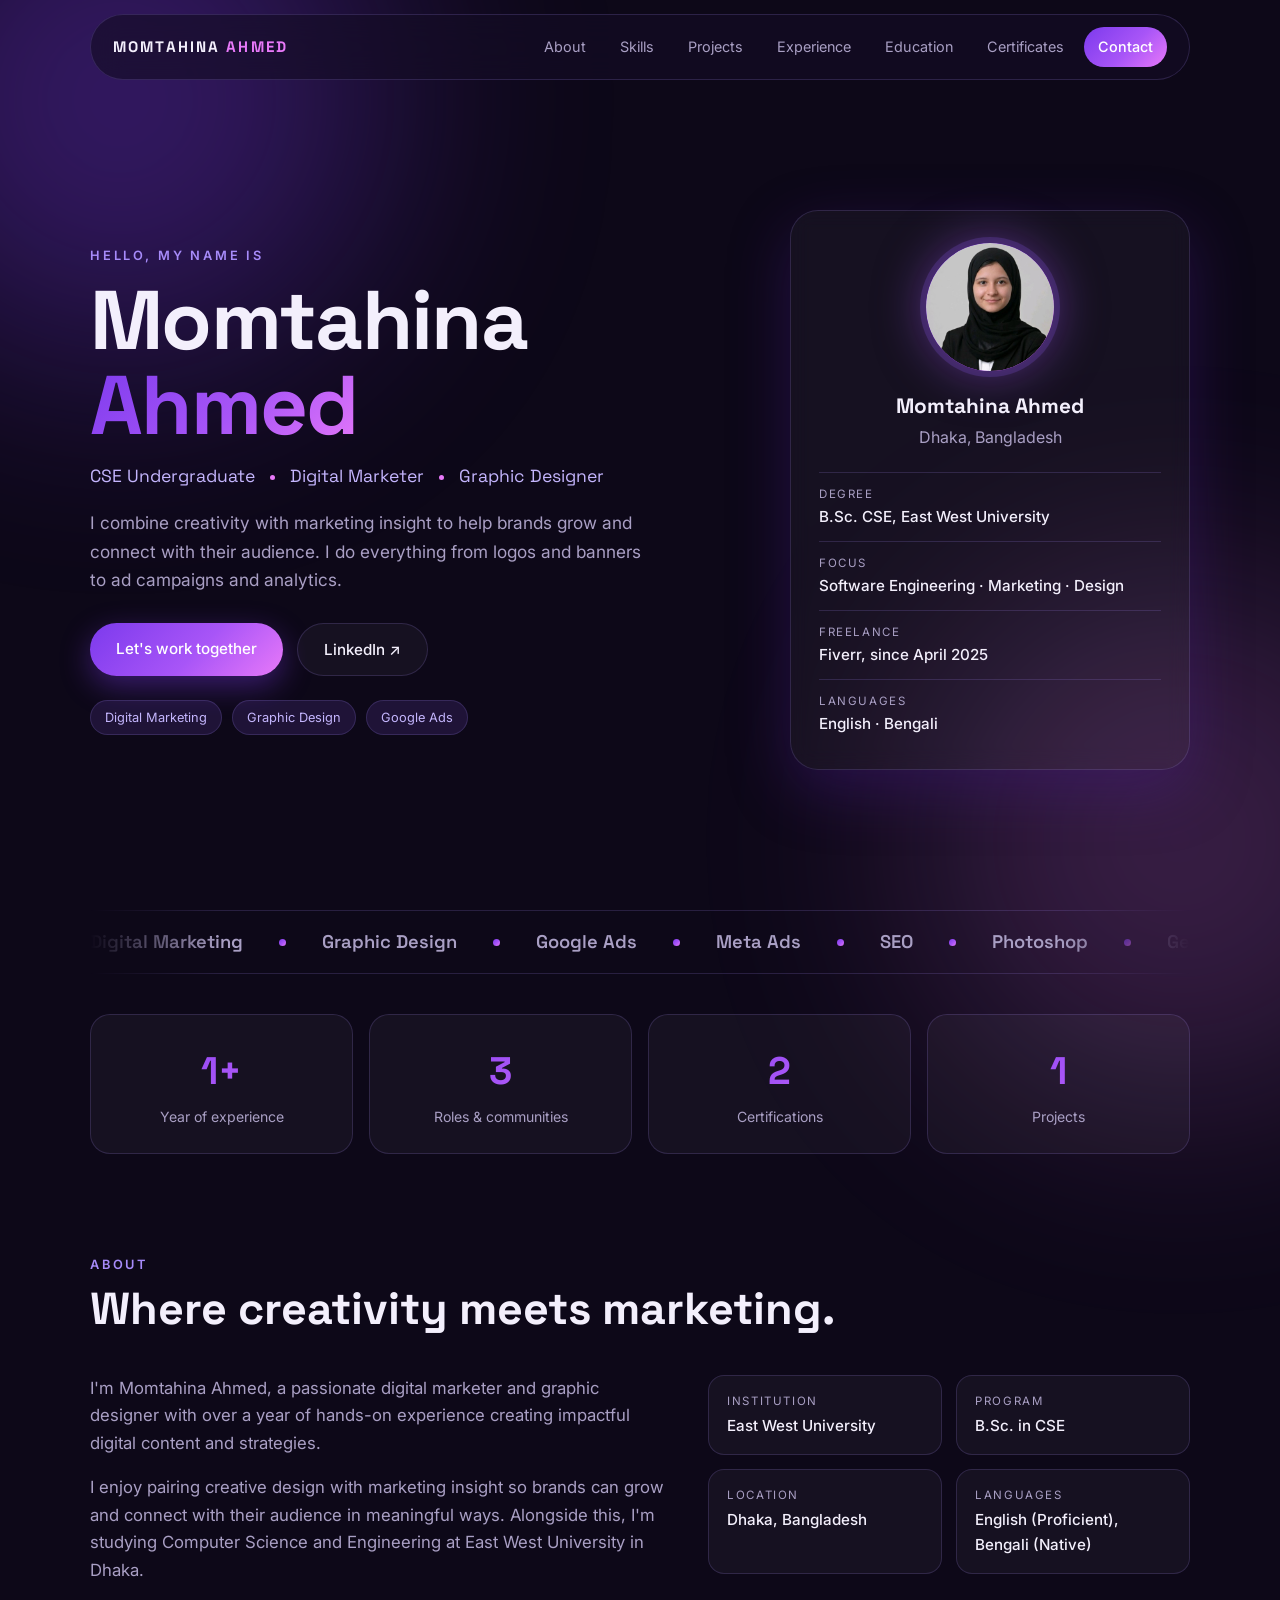
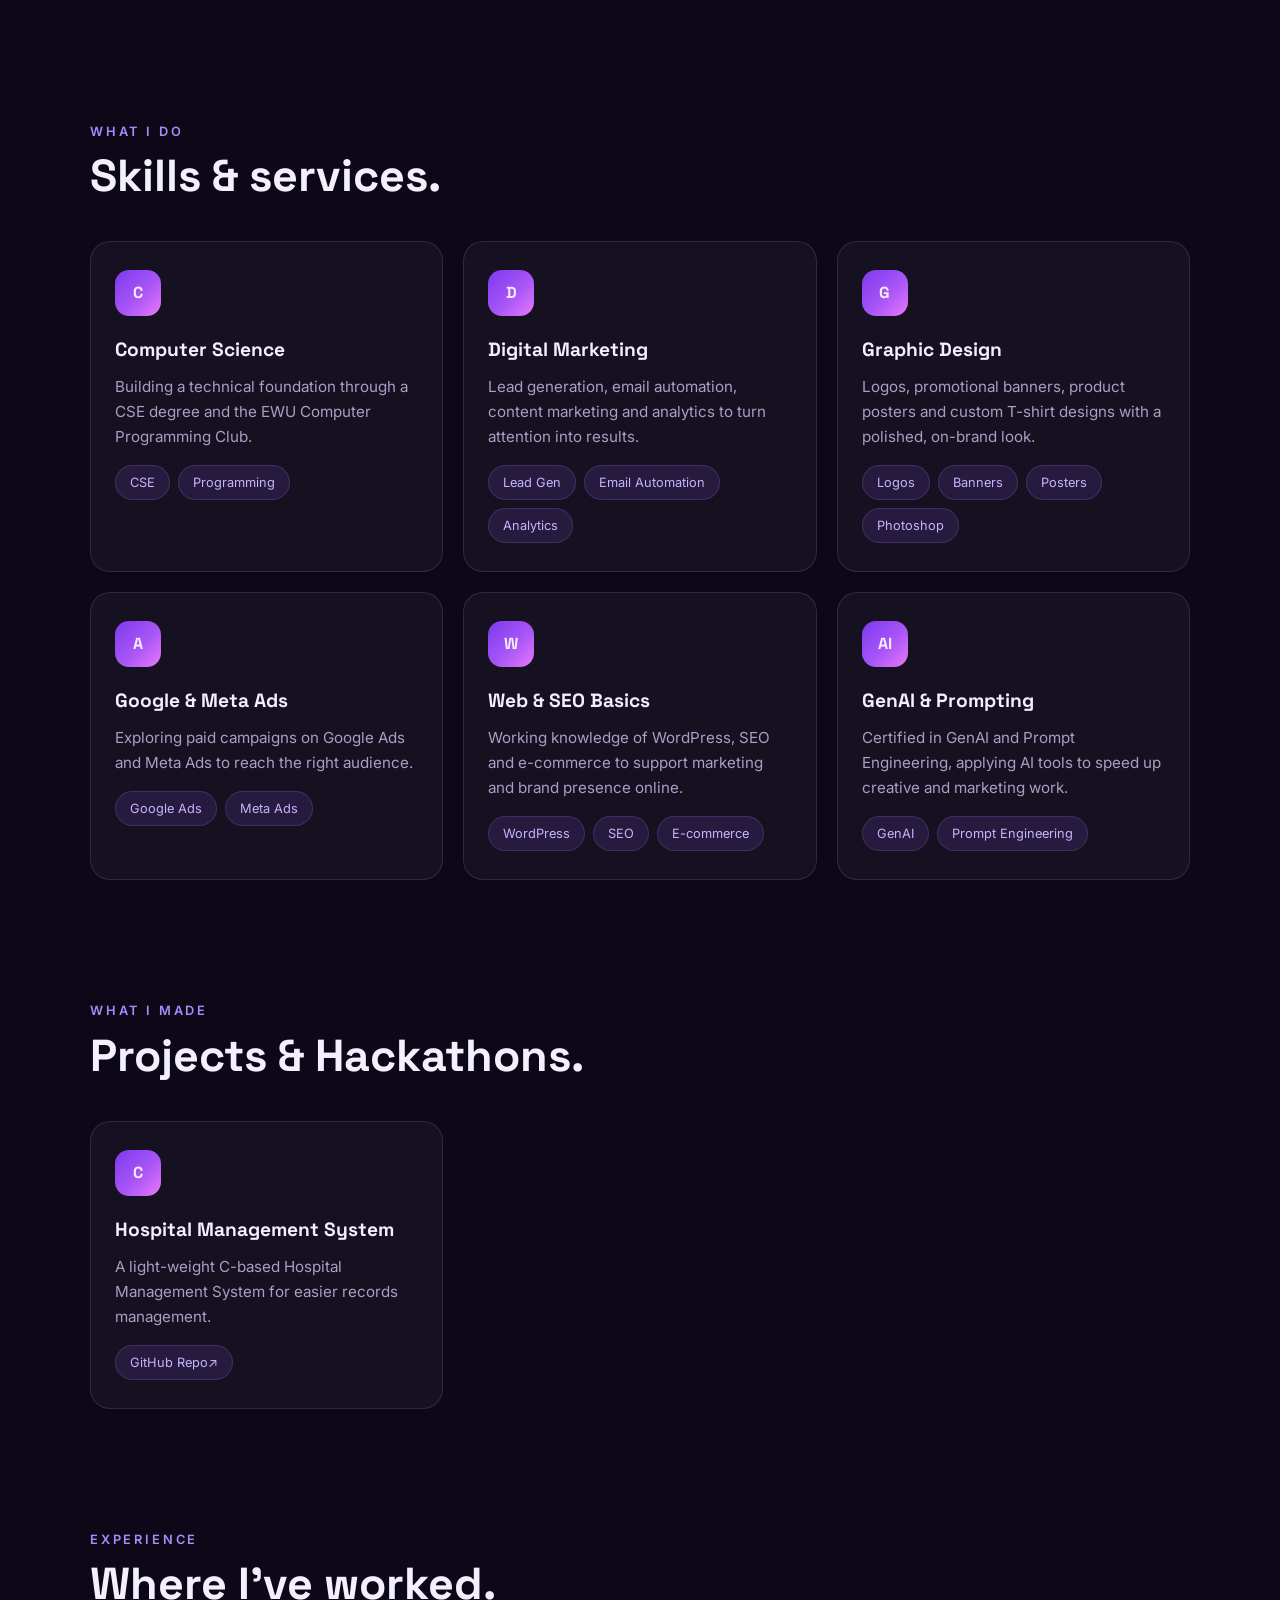
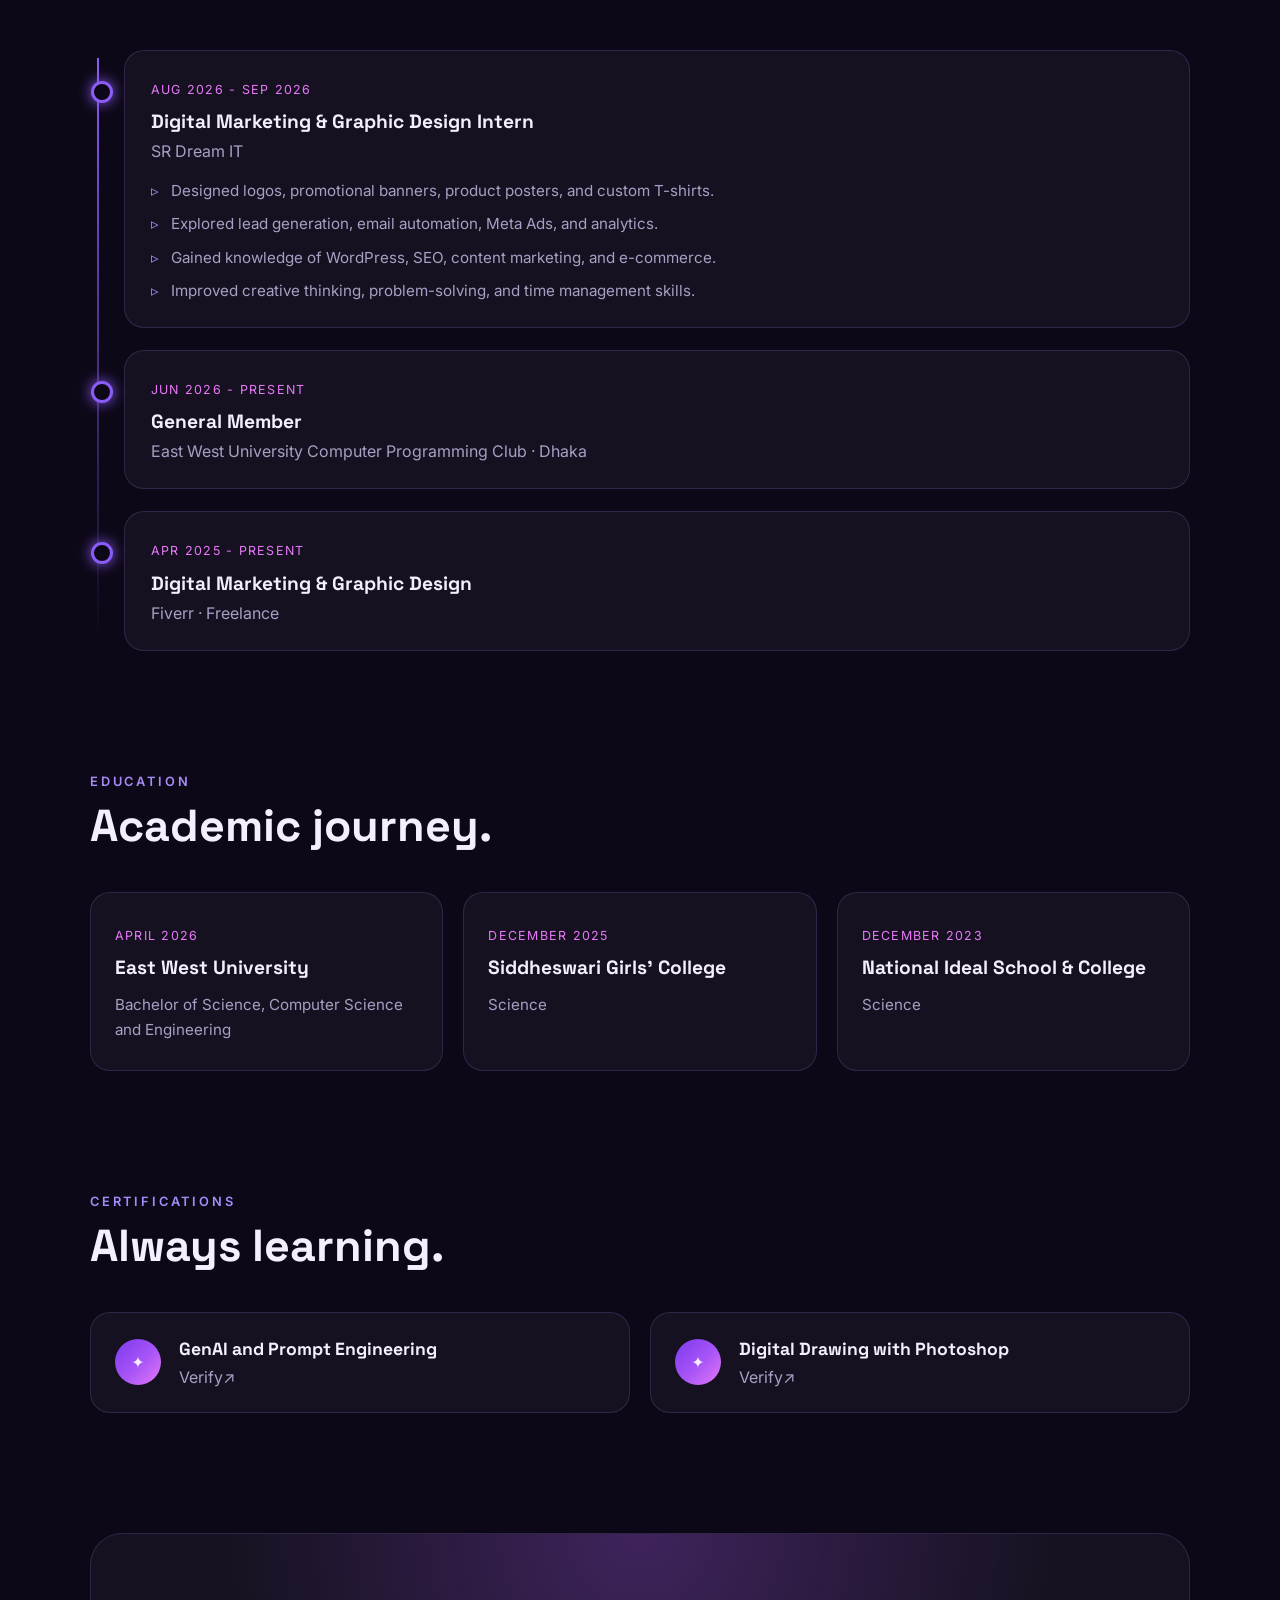
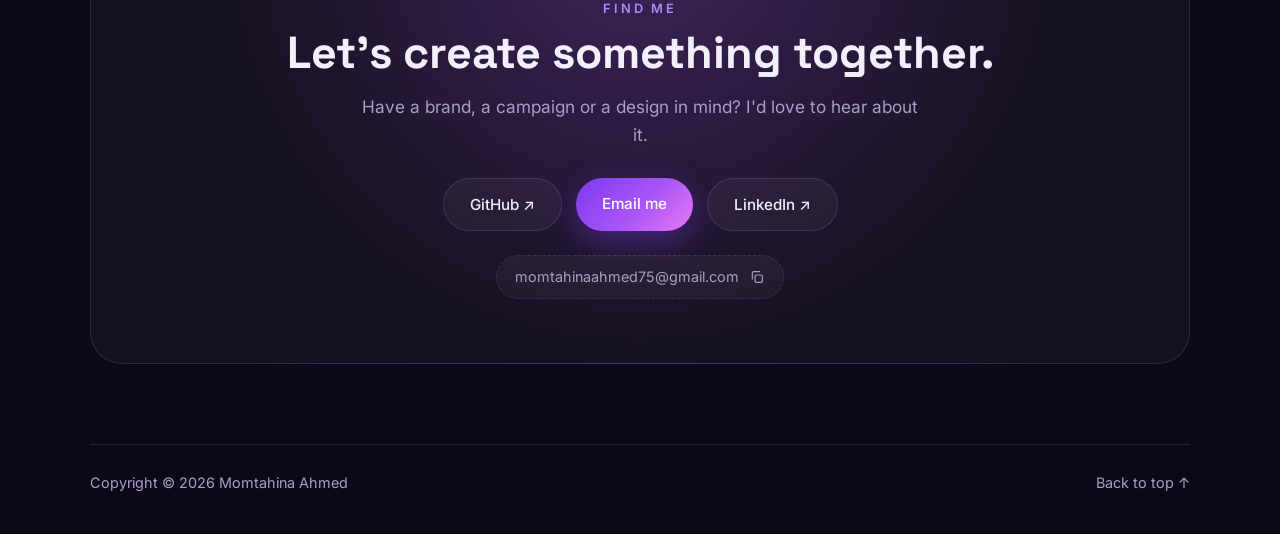
<file: index.html>
<!DOCTYPE html>
<html lang="en">

<head>
  <meta charset="UTF-8">
  <meta name="viewport" content="width=device-width, initial-scale=1.0">

  <title>Momtahina Ahmed | Digital Marketer, Graphic Designer & Aspiring Software Engineer</title>
  <meta name="description"
    content="Momtahina Ahmed is an aspiring software engineer, digital marketer and graphic designer from Dhaka, Bangladesh, and a CSE undergraduate at East West University. See her work in Google Ads, Meta Ads, SEO and design.">
  <meta name="author" content="Momtahina Ahmed">
  <meta name="robots" content="index, follow, max-image-preview:large">
  <link rel="canonical" href="https://momtahinaahmed.vercel.app/">
  <meta name="theme-color" content="#7c3aed">

  <meta property="og:type" content="website">
  <meta property="og:site_name" content="Momtahina Ahmed">
  <meta property="og:title" content="Momtahina Ahmed | Digital Marketer, Graphic Designer & Aspiring Software Engineer">
  <meta property="og:description"
    content="An aspiring software engineer, Digital marketer and graphic designer from Dhaka, Bangladesh. CSE undergraduate at East West University.">
  <meta property="og:url" content="https://momtahinaahmed.vercel.app/">
  <meta property="og:image" content="https://momtahinaahmed.vercel.app/assests/img/og-image.jpg">
  <meta property="og:image:width" content="1200">
  <meta property="og:image:height" content="630">
  <meta name="twitter:card" content="summary_large_image">
  <meta name="twitter:title" content="Momtahina Ahmed | Digital Marketer & Graphic Designer">
  <meta name="twitter:description" content="Digital marketer and graphic designer from Dhaka, Bangladesh.">
  <meta name="twitter:image" content="https://momtahinaahmed.vercel.app/assests/img/og-image.jpg">

  <link rel="icon" href="assests/img/favicon.ico" sizes="any">
  <link rel="shortcut icon" href="assests/img/favicon.ico" type="image/x-icon">

  <link rel="preconnect" href="https://fonts.googleapis.com">
  <link rel="preconnect" href="https://fonts.gstatic.com" crossorigin>
  <link
    href="https://fonts.googleapis.com/css2?family=Inter:wght@400;500;600&family=Space+Grotesk:wght@500;600;700&display=swap"
    rel="stylesheet">
  <link rel="stylesheet" href="assests/css/style.css">

  <script type="application/ld+json">
  {
    "@context": "https://schema.org",
    "@type": "Person",
    "name": "Momtahina Ahmed",
    "url": "https://momtahinaahmed.vercel.app/",
    "image": "https://momtahinaahmed.vercel.app/assests/img/og-image.jpg",
    "jobTitle": "Aspiring Software Engineer, Digital Marketer & Graphic Designer",
    "address": { "@type": "PostalAddress", "addressLocality": "Dhaka", "addressCountry": "BD" },
    "alumniOf": { "@type": "CollegeOrUniversity", "name": "East West University" },
    "knowsAbout": ["Digital Marketing", "Graphic Design", "Google Ads", "Meta Ads", "SEO", "Photoshop", "GenAI"],
    "sameAs": [
      "https://www.linkedin.com/in/momtahinaahmed/",
      "https://github.com/momtahinaahmed"
    ]
  }
  </script>
</head>

<body>
  <div class="scroll-progress" id="progress"></div>
  <div class="bg-glow glow-1"></div>
  <div class="bg-glow glow-2"></div>

  <header class="nav" id="nav">
    <a href="#home" class="brand">MOMTAHINA<span> AHMED</span></a>
    <nav class="nav-links" id="navLinks">
      <a href="#about">About</a>
      <a href="#skills">Skills</a>
      <a href="#projects">Projects</a>
      <a href="#experience">Experience</a>
      <a href="#education">Education</a>
      <a href="#certifications">Certificates</a>
      <a href="#contact" class="nav-cta">Contact</a>
    </nav>
    <button class="menu-btn" id="menuBtn" aria-label="Toggle menu" aria-expanded="false">
      <span></span><span></span><span></span>
    </button>
  </header>

  <main>
    <section class="hero" id="home">
      <div class="hero-text reveal">
        <p class="eyebrow">Hello, my name is</p>
        <h1>Momtahina <em>Ahmed</em></h1>
        <p class="role">CSE Undergraduate <span class="dot"></span> Digital Marketer <span class="dot"></span> Graphic
          Designer</p>
        <p class="lead">I combine creativity with marketing insight to help brands grow and connect with their audience.
          I do everything from logos and banners to ad campaigns and analytics.</p>
        <div class="hero-actions">
          <a href="#contact" class="btn btn-primary">Let's work together</a>
          <a href="https://www.linkedin.com/in/momtahinaahmed/" target="_blank" rel="noopener"
            class="btn btn-ghost">LinkedIn ↗</a>
        </div>
        <div class="chips">
          <span>Digital Marketing</span>
          <span>Graphic Design</span>
          <span>Google Ads</span>
        </div>
      </div>

      <div class="hero-card reveal">
        <div class="avatar">
          <img src="assests/img/PFP.jfif" alt="Momtahina Ahmed" width="128" height="128">
          <span class="avatar-fallback">MA</span>
        </div>
        <h3>Momtahina Ahmed</h3>
        <p class="muted">Dhaka, Bangladesh</p>
        <ul class="snapshot">
          <li><span>Degree</span><strong>B.Sc. CSE, East West University</strong></li>
          <li><span>Focus</span><strong>Software Engineering · Marketing · Design</strong></li>
          <li><span>Freelance</span><strong>Fiverr, since April 2025</strong></li>
          <li><span>Languages</span><strong>English · Bengali</strong></li>
        </ul>
      </div>
    </section>

    <div class="marquee" aria-hidden="true">
      <div class="marquee-track">
        <span>Digital Marketing</span><i></i><span>Graphic Design</span><i></i><span>Google Ads</span><i></i>
        <span>Meta Ads</span><i></i><span>SEO</span><i></i><span>Photoshop</span><i></i><span>GenAI</span><i></i>
        <span>Digital Marketing</span><i></i><span>Graphic Design</span><i></i><span>Google Ads</span><i></i>
        <span>Meta Ads</span><i></i><span>SEO</span><i></i><span>Photoshop</span><i></i><span>GenAI</span><i></i>
      </div>
    </div>

    <section class="stats reveal">
      <div class="stat"><strong data-count="1" data-suffix="+">0</strong><span>Year of experience</span></div>
      <div class="stat"><strong data-count="3">0</strong><span>Roles & communities</span></div>
      <div class="stat"><strong data-count="2">0</strong><span>Certifications</span></div>
      <div class="stat"><strong data-count="1">0</strong><span>Projects</span></div>
    </section>

    <section class="section" id="about">
      <div class="section-head reveal">
        <p class="eyebrow">About</p>
        <h2>Where creativity meets marketing.</h2>
      </div>
      <div class="about-grid">
        <div class="about-text reveal">
          <p>I'm Momtahina Ahmed, a passionate digital marketer and graphic designer with over a year of hands-on
            experience creating impactful digital content and strategies.</p>
          <p>I enjoy pairing creative design with marketing insight so brands can grow and connect with their audience
            in meaningful ways. Alongside this, I'm studying Computer Science and Engineering at East West University in
            Dhaka.</p>
        </div>
        <div class="about-facts reveal">
          <div class="fact"><span>Institution</span><strong>East West University</strong></div>
          <div class="fact"><span>Program</span><strong>B.Sc. in CSE</strong></div>
          <div class="fact"><span>Location</span><strong>Dhaka, Bangladesh</strong></div>
          <div class="fact"><span>Languages</span><strong>English (Proficient), Bengali (Native)</strong></div>
        </div>
      </div>
    </section>

    <section class="section" id="skills">
      <div class="section-head reveal">
        <p class="eyebrow">What I do</p>
        <h2>Skills & services.</h2>
      </div>
      <div class="card-grid">
        <article class="card reveal">
          <div class="icon">C</div>
          <h3>Computer Science</h3>
          <p>Building a technical foundation through a CSE degree and the EWU Computer Programming Club.</p>
          <div class="tags"><span>CSE</span><span>Programming</span></div>
        </article>
        <article class="card reveal">
          <div class="icon">D</div>
          <h3>Digital Marketing</h3>
          <p>Lead generation, email automation, content marketing and analytics to turn attention into results.</p>
          <div class="tags"><span>Lead Gen</span><span>Email Automation</span><span>Analytics</span></div>
        </article>
        <article class="card reveal">
          <div class="icon">G</div>
          <h3>Graphic Design</h3>
          <p>Logos, promotional banners, product posters and custom T-shirt designs with a polished, on-brand look.</p>
          <div class="tags"><span>Logos</span><span>Banners</span><span>Posters</span><span>Photoshop</span></div>
        </article>
        <article class="card reveal">
          <div class="icon">A</div>
          <h3>Google & Meta Ads</h3>
          <p>Exploring paid campaigns on Google Ads and Meta Ads to reach the right audience.</p>
          <div class="tags"><span>Google Ads</span><span>Meta Ads</span></div>
        </article>
        <article class="card reveal">
          <div class="icon">W</div>
          <h3>Web & SEO Basics</h3>
          <p>Working knowledge of WordPress, SEO and e-commerce to support marketing and brand presence online.</p>
          <div class="tags"><span>WordPress</span><span>SEO</span><span>E-commerce</span></div>
        </article>
        <article class="card reveal">
          <div class="icon">AI</div>
          <h3>GenAI & Prompting</h3>
          <p>Certified in GenAI and Prompt Engineering, applying AI tools to speed up creative and marketing work.</p>
          <div class="tags"><span>GenAI</span><span>Prompt Engineering</span></div>
        </article>
      </div>
    </section>

    <section class="section" id="projects">
      <div class="section-head reveal">
        <p class="eyebrow">What I made</p>
        <h2>Projects & Hackathons.</h2>
      </div>
      <div class="card-grid">
        <article class="card reveal">
          <div class="icon">C</div>
          <h3>Hospital Management System</h3>
          <p>A light-weight C-based Hospital Management System for easier records management.</p>
          <div class="tags"><span><a href="https://github.com/imtiyazahmed10/Hospital-Management-System">GitHub
                Repo↗</a></span></div>
        </article>
      </div>
    </section>

    <section class="section" id="experience">
      <div class="section-head reveal">
        <p class="eyebrow">Experience</p>
        <h2>Where I've worked.</h2>
      </div>
      <div class="timeline">
        <div class="t-item reveal">
          <span class="t-date">Aug 2026 - Sep 2026</span>
          <h3>Digital Marketing & Graphic Design Intern</h3>
          <p class="muted">SR Dream IT</p>
          <ul>
            <li>Designed logos, promotional banners, product posters, and custom T-shirts.</li>
            <li>Explored lead generation, email automation, Meta Ads, and analytics.</li>
            <li>Gained knowledge of WordPress, SEO, content marketing, and e-commerce.</li>
            <li>Improved creative thinking, problem-solving, and time management skills.</li>
          </ul>
        </div>
        <div class="t-item reveal">
          <span class="t-date">Jun 2026 - Present</span>
          <h3>General Member</h3>
          <p class="muted">East West University Computer Programming Club · Dhaka</p>
        </div>
        <div class="t-item reveal">
          <span class="t-date">Apr 2025 - Present</span>
          <h3>Digital Marketing & Graphic Design</h3>
          <p class="muted">Fiverr · Freelance</p>
        </div>
      </div>
    </section>

    <section class="section" id="education">
      <div class="section-head reveal">
        <p class="eyebrow">Education</p>
        <h2>Academic journey.</h2>
      </div>
      <div class="card-grid three">
        <article class="card reveal">
          <span class="t-date">April 2026</span>
          <h3>East West University</h3>
          <p>Bachelor of Science, Computer Science and Engineering</p>
        </article>
        <article class="card reveal">
          <span class="t-date">December 2025</span>
          <h3>Siddheswari Girls' College</h3>
          <p>Science</p>
        </article>
        <article class="card reveal">
          <span class="t-date">December 2023</span>
          <h3>National Ideal School & College</h3>
          <p>Science</p>
        </article>
      </div>
    </section>

    <section class="section" id="certifications">
      <div class="section-head reveal">
        <p class="eyebrow">Certifications</p>
        <h2>Always learning.</h2>
      </div>
      <div class="cert-list">
        <div class="cert reveal"><span class="cert-mark">✦</span>
          <div>
            <h3>GenAI and Prompt Engineering</h3>
            <p class="muted"><a href="https://www.grameenphone.academy/cert/f0b4fb67e7e6" target="_blank">Verify↗</a>
            </p>
          </div>
        </div>
        <div class="cert reveal"><span class="cert-mark">✦</span>
          <div>
            <h3>Digital Drawing with Photoshop</h3>
            <p class="muted"><a href="https://www.grameenphone.academy/cert/8866f9ad9aca" target="_blank">Verify↗</a>
            </p>
          </div>
        </div>
      </div>
    </section>

    <section class="section contact" id="contact">
      <div class="contact-box reveal">
        <p class="eyebrow">Find me</p>
        <h2>Let's create something together.</h2>
        <p class="lead">Have a brand, a campaign or a design in mind? I'd love to hear about it.</p>
        <div class="hero-actions center">
          <a href="https://github.com/tahsina07" target="_blank" rel="noopener" class="btn btn-ghost">GitHub ↗</a>
          <a href="mailto:momtahinaahmed75@gmail.com" class="btn btn-primary">Email me</a>
          <a href="https://www.linkedin.com/in/momtahinaahmed/" target="_blank" rel="noopener"
            class="btn btn-ghost">LinkedIn ↗</a>
        </div>
        <button class="copy-mail" id="copyMail" type="button" data-email="momtahinaahmed75@gmail.com"
          aria-label="Copy email address">
          <span id="copyLabel">momtahinaahmed75@gmail.com</span>
          <svg viewBox="0 0 24 24" width="16" height="16" fill="none" stroke="currentColor" stroke-width="1.8"
            stroke-linecap="round" stroke-linejoin="round" aria-hidden="true">
            <rect x="9" y="9" width="11" height="11" rx="2" />
            <path d="M5 15V6a2 2 0 0 1 2-2h9" />
          </svg>
        </button>
      </div>
    </section>
  </main>

  <footer class="footer">
    <p>Copyright © <span id="year">2026</span> Momtahina Ahmed</p>
    <a href="#home" class="to-top">Back to top ↑</a>
  </footer>

  <script src="assests/js/script.js"></script>
</body>

</html>
</file>
<file: assests/css/style.css>
:root {
  --bg: #0d0818;
  --bg-soft: #150d26;
  --surface: rgba(255, 255, 255, 0.04);
  --surface-strong: rgba(255, 255, 255, 0.07);
  --border: rgba(167, 139, 250, 0.18);
  --text: #f3effc;
  --muted: #a99fc4;
  --purple-300: #c4b5fd;
  --purple-400: #a78bfa;
  --purple-500: #8b5cf6;
  --purple-600: #7c3aed;
  --purple-700: #6d28d9;
  --pink: #e879f9;
  --grad: linear-gradient(135deg, #7c3aed 0%, #a855f7 55%, #e879f9 100%);
  --radius: 20px;
  --font-head: "Space Grotesk", system-ui, sans-serif;
  --font-body: "Inter", system-ui, sans-serif;
}

* {
  box-sizing: border-box;
  margin: 0;
  padding: 0;
}

html {
  scroll-behavior: smooth;
  scroll-padding-top: 84px;
}

body {
  font-family: var(--font-body);
  background: var(--bg);
  color: var(--text);
  line-height: 1.65;
  overflow-x: hidden;
  -webkit-font-smoothing: antialiased;
}

a {
  color: inherit;
  text-decoration: none;
}

ul {
  list-style: none;
}

.bg-glow {
  position: fixed;
  width: 520px;
  height: 520px;
  border-radius: 50%;
  filter: blur(120px);
  opacity: 0.35;
  z-index: -1;
  pointer-events: none;
}

.glow-1 {
  background: var(--purple-600);
  top: -160px;
  left: -140px;
}

.glow-2 {
  background: var(--pink);
  bottom: -200px;
  right: -160px;
  opacity: 0.2;
}

/* SCROLLBAR */
::-webkit-scrollbar {
  width: 10px;
}

::-webkit-scrollbar-track {
  background: var(--bg);
}

::-webkit-scrollbar-thumb {
  background: #3b2a63;
  border-radius: 10px;
  border: 2px solid var(--bg);
}

::-webkit-scrollbar-thumb:hover {
  background: var(--purple-600);
}

/* SCROLL PROGRESS BAR */
.scroll-progress {
  position: fixed;
  top: 0;
  left: 0;
  height: 3px;
  width: 100%;
  z-index: 60;
  background: var(--grad);
  transform-origin: 0 50%;
  transform: scaleX(0);
  box-shadow: 0 0 12px rgba(124, 58, 237, 0.8);
}

/* NAV */
.nav {
  position: fixed;
  top: 14px;
  left: 50%;
  transform: translateX(-50%);
  width: min(1100px, calc(100% - 28px));
  display: flex;
  align-items: center;
  justify-content: space-between;
  padding: 12px 22px;
  background: rgba(21, 13, 38, 0.65);
  backdrop-filter: blur(16px);
  -webkit-backdrop-filter: blur(16px);
  border: 1px solid var(--border);
  border-radius: 999px;
  z-index: 50;
  transition: box-shadow 0.3s, border-radius 0.3s;
}

.nav.scrolled {
  box-shadow: 0 10px 40px rgba(124, 58, 237, 0.25);
}

.brand {
  font-family: var(--font-head);
  font-weight: 700;
  letter-spacing: 0.14em;
  font-size: 0.95rem;
}

.brand span {
  color: var(--pink);
}

.nav-links {
  display: flex;
  align-items: center;
  gap: 6px;
}

.nav-links a {
  font-size: 0.9rem;
  color: var(--muted);
  padding: 8px 14px;
  border-radius: 999px;
  transition: color 0.2s, background 0.2s;
}

.nav-links a:hover,
.nav-links a.active {
  color: var(--text);
  background: var(--surface-strong);
}

.nav-links .nav-cta {
  background: var(--grad);
  color: #fff;
  font-weight: 500;
}

.nav-links .nav-cta:hover {
  filter: brightness(1.1);
  background: var(--grad);
}

.menu-btn {
  display: none;
  background: none;
  border: 0;
  cursor: pointer;
  width: 36px;
  height: 36px;
  flex-direction: column;
  justify-content: center;
  gap: 5px;
  align-items: center;
}

.menu-btn span {
  width: 22px;
  height: 2px;
  background: var(--text);
  border-radius: 2px;
  transition: transform 0.3s, opacity 0.3s;
}

.menu-btn.open span:nth-child(1) {
  transform: translateY(7px) rotate(45deg);
}

.menu-btn.open span:nth-child(2) {
  opacity: 0;
}

.menu-btn.open span:nth-child(3) {
  transform: translateY(-7px) rotate(-45deg);
}

/* LAYOUT */
main,
.footer {
  width: min(1100px, calc(100% - 40px));
  margin: 0 auto;
}

.section {
  padding: 90px 0 30px;
}

.section-head {
  margin-bottom: 40px;
}

.section-head h2,
.contact-box h2 {
  font-family: var(--font-head);
  font-size: clamp(1.9rem, 4vw, 2.8rem);
  line-height: 1.15;
  margin-top: 8px;
}

.eyebrow {
  font-size: 0.8rem;
  text-transform: uppercase;
  letter-spacing: 0.22em;
  color: var(--purple-400);
  font-weight: 600;
}

.muted {
  color: var(--muted);
}

.small {
  font-size: 0.9rem;
  margin-top: 18px;
}

.lead {
  color: var(--muted);
  font-size: 1.08rem;
  max-width: 560px;
}

/* HERO */
.hero {
  min-height: 100vh;
  display: grid;
  grid-template-columns: 1.3fr 0.8fr;
  gap: 50px;
  align-items: center;
  padding: 130px 0 50px;
}

.hero h1 {
  font-family: var(--font-head);
  font-size: clamp(2.8rem, 7vw, 5.2rem);
  line-height: 1.02;
  margin: 12px 0 14px;
  letter-spacing: -0.02em;
}

.hero h1 em {
  font-style: normal;
  background: var(--grad);
  -webkit-background-clip: text;
  background-clip: text;
  color: transparent;
}

.role {
  font-family: var(--font-head);
  font-size: 1.1rem;
  color: var(--purple-300);
  margin-bottom: 18px;
}

.dot {
  display: inline-block;
  width: 5px;
  height: 5px;
  border-radius: 50%;
  background: var(--pink);
  margin: 0 10px;
  vertical-align: middle;
}

.hero-actions {
  display: flex;
  flex-wrap: wrap;
  gap: 14px;
  margin: 28px 0 24px;
}

.hero-actions.center {
  justify-content: center;
}

.btn {
  display: inline-block;
  padding: 13px 26px;
  border-radius: 999px;
  font-weight: 500;
  font-size: 0.95rem;
  transition: transform 0.25s, box-shadow 0.25s, background 0.25s;
}

.btn:hover {
  transform: translateY(-3px);
}

.btn-primary {
  background: var(--grad);
  color: #fff;
  box-shadow: 0 10px 30px rgba(124, 58, 237, 0.4);
}

.btn-primary:hover {
  box-shadow: 0 14px 40px rgba(168, 85, 247, 0.55);
}

.btn-ghost {
  border: 1px solid var(--border);
  background: var(--surface);
}

.btn-ghost:hover {
  background: var(--surface-strong);
  border-color: var(--purple-400);
}

.chips {
  display: flex;
  flex-wrap: wrap;
  gap: 10px;
}

.chips span,
.tags span {
  font-size: 0.8rem;
  padding: 6px 14px;
  border-radius: 999px;
  background: rgba(139, 92, 246, 0.14);
  border: 1px solid var(--border);
  color: var(--purple-300);
}

.hero-card {
  background: var(--surface);
  border: 1px solid var(--border);
  border-radius: 28px;
  padding: 32px 28px;
  text-align: center;
  backdrop-filter: blur(10px);
  box-shadow: 0 20px 60px rgba(76, 29, 149, 0.35);
}

.avatar {
  width: 128px;
  height: 128px;
  margin: 0 auto 18px;
  border-radius: 50%;
  background: var(--grad);
  display: grid;
  place-items: center;
  font-family: var(--font-head);
  font-size: 2.6rem;
  font-weight: 700;
  box-shadow: 0 0 0 6px rgba(139, 92, 246, 0.2), 0 0 50px rgba(168, 85, 247, 0.5);
  animation: float 5s ease-in-out infinite;
}

.avatar {
  overflow: hidden;
}

.avatar img {
  width: 100%;
  height: 100%;
  object-fit: cover;
  display: block;
  border-radius: 50%;
}

.avatar-fallback {
  display: none;
}

.avatar.no-photo img {
  display: none;
}

.avatar.no-photo .avatar-fallback {
  display: block;
}

@keyframes float {

  0%,
  100% {
    transform: translateY(0);
  }

  50% {
    transform: translateY(-8px);
  }
}

.hero-card h3 {
  font-family: var(--font-head);
  font-size: 1.3rem;
}

.snapshot {
  margin-top: 22px;
  text-align: left;
  display: grid;
  gap: 12px;
}

.snapshot li {
  display: flex;
  flex-direction: column;
  padding-top: 12px;
  border-top: 1px solid var(--border);
}

.snapshot span,
.fact span {
  font-size: 0.72rem;
  text-transform: uppercase;
  letter-spacing: 0.14em;
  color: var(--muted);
}

.snapshot strong,
.fact strong {
  font-weight: 500;
  font-size: 0.95rem;
}

/* STATS */
.stats {
  display: grid;
  grid-template-columns: repeat(4, 1fr);
  gap: 16px;
  padding: 10px 0;
}

.stat {
  background: var(--surface);
  border: 1px solid var(--border);
  border-radius: var(--radius);
  padding: 24px 18px;
  text-align: center;
}

.stat strong {
  display: block;
  font-family: var(--font-head);
  font-size: 2.4rem;
  background: var(--grad);
  -webkit-background-clip: text;
  background-clip: text;
  color: transparent;
}

.stat span {
  color: var(--muted);
  font-size: 0.88rem;
}

/* ABOUT */
.about-grid {
  display: grid;
  grid-template-columns: 1.2fr 1fr;
  gap: 40px;
  align-items: start;
}

.about-text p {
  color: var(--muted);
  font-size: 1.05rem;
  margin-bottom: 16px;
}

.about-facts {
  display: grid;
  grid-template-columns: 1fr 1fr;
  gap: 14px;
}

.fact {
  background: var(--surface);
  border: 1px solid var(--border);
  border-radius: 16px;
  padding: 16px 18px;
  display: flex;
  flex-direction: column;
  gap: 2px;
}

/* CARDS */
.card-grid {
  display: grid;
  grid-template-columns: repeat(3, 1fr);
  gap: 20px;
}

.card {
  background: var(--surface);
  border: 1px solid var(--border);
  border-radius: var(--radius);
  padding: 28px 24px;
  transition: transform 0.3s, border-color 0.3s, box-shadow 0.3s;
}

.card:hover {
  transform: translateY(-6px);
  border-color: var(--purple-400);
  box-shadow: 0 18px 50px rgba(124, 58, 237, 0.25);
}

.icon {
  width: 46px;
  height: 46px;
  border-radius: 14px;
  background: var(--grad);
  display: grid;
  place-items: center;
  font-family: var(--font-head);
  font-weight: 700;
  margin-bottom: 18px;
}

.card h3 {
  font-family: var(--font-head);
  font-size: 1.2rem;
  margin-bottom: 8px;
}

.card p {
  color: var(--muted);
  font-size: 0.95rem;
}

.tags {
  display: flex;
  flex-wrap: wrap;
  gap: 8px;
  margin-top: 16px;
}

/* TIMELINE */
.timeline {
  position: relative;
  padding-left: 34px;
  display: grid;
  gap: 22px;
}

.timeline::before {
  content: "";
  position: absolute;
  left: 7px;
  top: 8px;
  bottom: 8px;
  width: 2px;
  background: linear-gradient(to bottom, var(--purple-500), transparent);
}

.t-item {
  position: relative;
  background: var(--surface);
  border: 1px solid var(--border);
  border-radius: var(--radius);
  padding: 24px 26px;
}

.t-item::before {
  content: "";
  position: absolute;
  left: -34px;
  top: 30px;
  width: 16px;
  height: 16px;
  border-radius: 50%;
  background: var(--bg);
  border: 3px solid var(--purple-500);
  box-shadow: 0 0 14px var(--purple-500);
}

.t-date {
  display: inline-block;
  font-size: 0.78rem;
  letter-spacing: 0.1em;
  text-transform: uppercase;
  color: var(--pink);
  margin-bottom: 6px;
}

.t-item h3 {
  font-family: var(--font-head);
  font-size: 1.2rem;
}

.t-item ul {
  margin-top: 14px;
  display: grid;
  gap: 8px;
}

.t-item li {
  position: relative;
  padding-left: 20px;
  color: var(--muted);
  font-size: 0.95rem;
}

.t-item li::before {
  content: "▹";
  position: absolute;
  left: 0;
  color: var(--purple-400);
}

/* CERTS */
.cert-list {
  display: grid;
  grid-template-columns: repeat(2, 1fr);
  gap: 20px;
}

.cert {
  display: flex;
  align-items: center;
  gap: 18px;
  background: var(--surface);
  border: 1px solid var(--border);
  border-radius: var(--radius);
  padding: 22px 24px;
  transition: border-color 0.3s, transform 0.3s;
}

.cert:hover {
  border-color: var(--purple-400);
  transform: translateY(-4px);
}

.cert-mark {
  width: 46px;
  height: 46px;
  flex-shrink: 0;
  border-radius: 50%;
  background: var(--grad);
  display: grid;
  place-items: center;
}

.cert h3 {
  font-family: var(--font-head);
  font-size: 1.1rem;
}

/* CONTACT */
.contact {
  padding-bottom: 80px;
}

.contact-box {
  text-align: center;
  padding: 64px 28px;
  border-radius: 32px;
  border: 1px solid var(--border);
  background:
    radial-gradient(circle at 50% 0%, rgba(168, 85, 247, 0.28), transparent 60%),
    var(--surface);
}

.contact-box .lead {
  margin: 14px auto 0;
}

/* FOOTER */
.footer {
  display: flex;
  justify-content: space-between;
  flex-wrap: wrap;
  gap: 10px;
  padding: 26px 0 40px;
  border-top: 1px solid var(--border);
  color: var(--muted);
  font-size: 0.9rem;
}

.to-top:hover {
  color: var(--purple-300);
}

/* REVEAL */
.reveal {
  opacity: 0;
  transform: translateY(26px);
  transition: opacity 0.7s ease, transform 0.7s ease;
}

.reveal.visible {
  opacity: 1;
  transform: none;
}

/* SPOTLIGHT (mouse glow on hover) */
.spot {
  position: relative;
  overflow: hidden;
  isolation: isolate;
}

.spot::after {
  content: "";
  position: absolute;
  inset: 0;
  z-index: -1;
  pointer-events: none;
  opacity: 0;
  background: radial-gradient(360px circle at var(--mx, 50%) var(--my, 50%), rgba(167, 139, 250, 0.22), transparent 65%);
  transition: opacity 0.3s;
}

.spot:hover::after {
  opacity: 1;
}

/* MARQUEE */
.marquee {
  overflow: hidden;
  margin: 10px 0 30px;
  padding: 16px 0;
  border-block: 1px solid var(--border);
  -webkit-mask-image: linear-gradient(90deg, transparent, #000 12%, #000 88%, transparent);
  mask-image: linear-gradient(90deg, transparent, #000 12%, #000 88%, transparent);
}

.marquee-track {
  display: flex;
  align-items: center;
  gap: 36px;
  width: max-content;
  animation: scroll 32s linear infinite;
}

.marquee-track span {
  font-family: var(--font-head);
  font-size: 1.15rem;
  font-weight: 600;
  color: var(--muted);
  white-space: nowrap;
}

.marquee-track i {
  width: 7px;
  height: 7px;
  border-radius: 50%;
  background: var(--grad);
  flex-shrink: 0;
}

@keyframes scroll {
  to {
    transform: translateX(-50%);
  }
}

/* COPY EMAIL */
.copy-mail {
  display: inline-flex;
  align-items: center;
  gap: 10px;
  cursor: pointer;
  font: inherit;
  font-size: 0.9rem;
  color: var(--muted);
  background: var(--surface);
  border: 1px dashed var(--border);
  border-radius: 999px;
  padding: 9px 18px;
  transition: color 0.2s, border-color 0.2s;
}

.copy-mail:hover {
  color: var(--text);
  border-color: var(--purple-400);
}

.copy-mail.copied {
  color: #34d399;
  border-color: #34d399;
}

/* Timeline cards: spotlight without clipping the dots */
.spot::after {
  border-radius: inherit;
}

.t-item.spot {
  overflow: visible;
}

.t-item {
  transition: border-color 0.3s, transform 0.3s;
}

.t-item:hover {
  border-color: var(--purple-400);
  transform: translateX(4px);
}

.fact {
  transition: transform 0.3s, border-color 0.3s;
}

.fact:hover {
  transform: translateY(-3px);
  border-color: var(--purple-400);
}

/* Stat boxes hover */
.stat {
  transition: transform 0.3s, border-color 0.3s;
}

.stat:hover {
  transform: translateY(-4px);
  border-color: var(--purple-400);
}

.card {
  transition: transform 0.3s, border-color 0.3s;
}

.card:hover {
  transform: translateY(-4px);
  border-color: var(--purple-400);
}

.cert {
  transition: transform 0.3s, border-color 0.3s;
}

.cert:hover {
  transform: translateY(-4px);
  border-color: var(--purple-400);
}

/* RESPONSIVE */
@media (max-width: 900px) {
  .hero {
    grid-template-columns: 1fr;
    padding-top: 120px;
    min-height: auto;
  }

  .hero-card {
    max-width: 420px;
  }

  .about-grid {
    grid-template-columns: 1fr;
  }

  .card-grid,
  .card-grid.three {
    grid-template-columns: repeat(2, 1fr);
  }

  .stats {
    grid-template-columns: repeat(2, 1fr);
  }
}

@media (max-width: 700px) {
  .menu-btn {
    display: flex;
  }

  .nav {
    border-radius: 24px;
    flex-wrap: wrap;
  }

  .menu-btn {
    order: 2;
    margin-left: auto;
  }

  .nav-links {
    order: 3;
    display: flex;
    flex-direction: column;
    align-items: stretch;
    width: 100%;
    max-height: 0;
    padding-top: 0;
    overflow: hidden;
    opacity: 0;
    visibility: hidden;
    transform: translateY(-8px);
    transition:
      max-height 0.45s cubic-bezier(0.22, 1, 0.36, 1),
      padding-top 0.45s cubic-bezier(0.22, 1, 0.36, 1),
      opacity 0.3s ease,
      transform 0.45s cubic-bezier(0.22, 1, 0.36, 1),
      visibility 0s linear 0.45s;
    /* hide after the close animation ends */
  }

  .nav-links.open {
    max-height: 480px;
    padding-top: 12px;
    opacity: 1;
    visibility: visible;
    transform: translateY(0);
    transition-delay: 0s;
  }

  /* links fade in one after another */
  .nav-links a {
    opacity: 0;
    transform: translateY(-6px);
    transition: opacity 0.3s ease, transform 0.35s ease, color 0.2s, background 0.2s;
  }

  .nav-links.open a {
    opacity: 1;
    transform: none;
  }

  .nav-links.open a:nth-child(1) {
    transition-delay: 0.05s;
  }

  .nav-links.open a:nth-child(2) {
    transition-delay: 0.09s;
  }

  .nav-links.open a:nth-child(3) {
    transition-delay: 0.13s;
  }

  .nav-links.open a:nth-child(4) {
    transition-delay: 0.17s;
  }

  .nav-links.open a:nth-child(5) {
    transition-delay: 0.21s;
  }

  .nav-links.open a:nth-child(6) {
    transition-delay: 0.25s;
  }

  .nav-links.open a:nth-child(7) {
    transition-delay: 0.29s;
  }

  .nav-links a {
    text-align: center;
  }

  .card-grid,
  .card-grid.three,
  .cert-list {
    grid-template-columns: 1fr;
  }

  .about-facts {
    grid-template-columns: 1fr;
  }
}

@media (prefers-reduced-motion: reduce) {
  * {
    animation: none !important;
    transition: none !important;
  }

  .reveal {
    opacity: 1;
    transform: none;
  }

  html {
    scroll-behavior: auto;
  }
}
</file>
